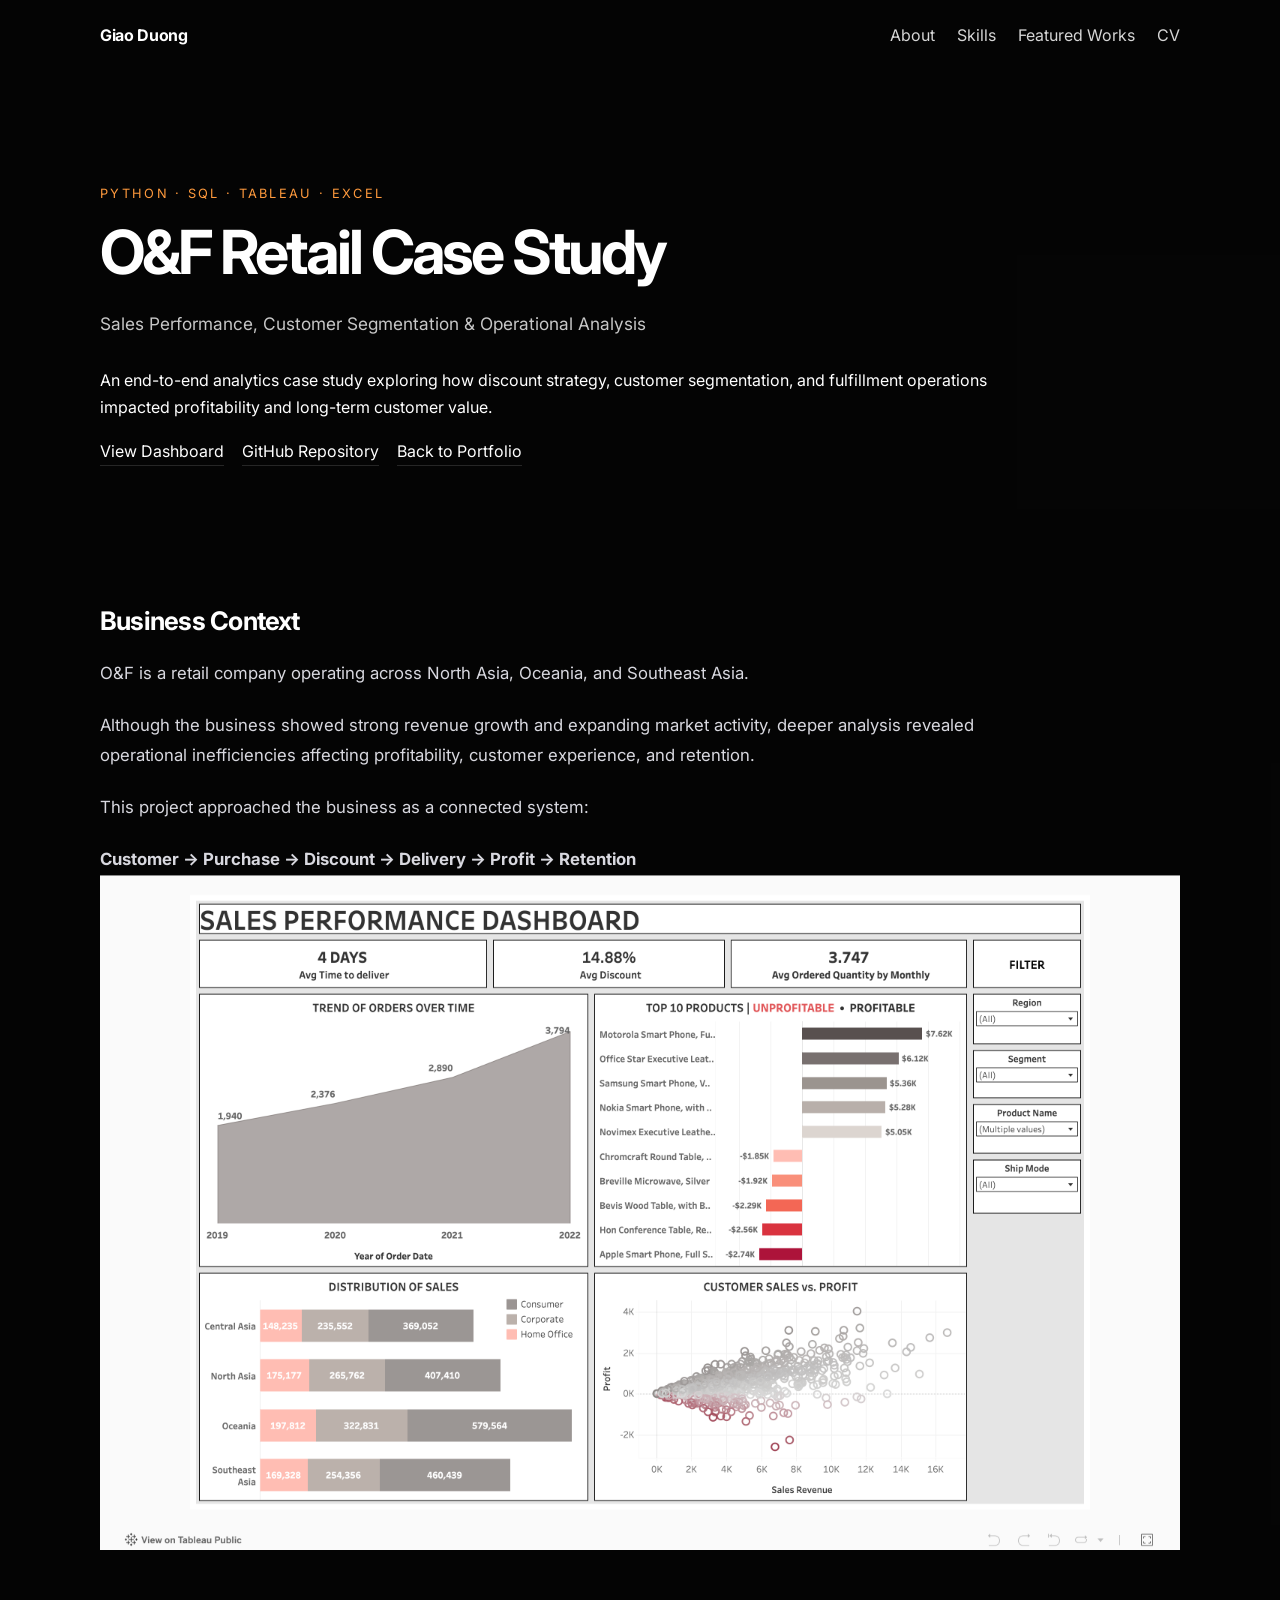
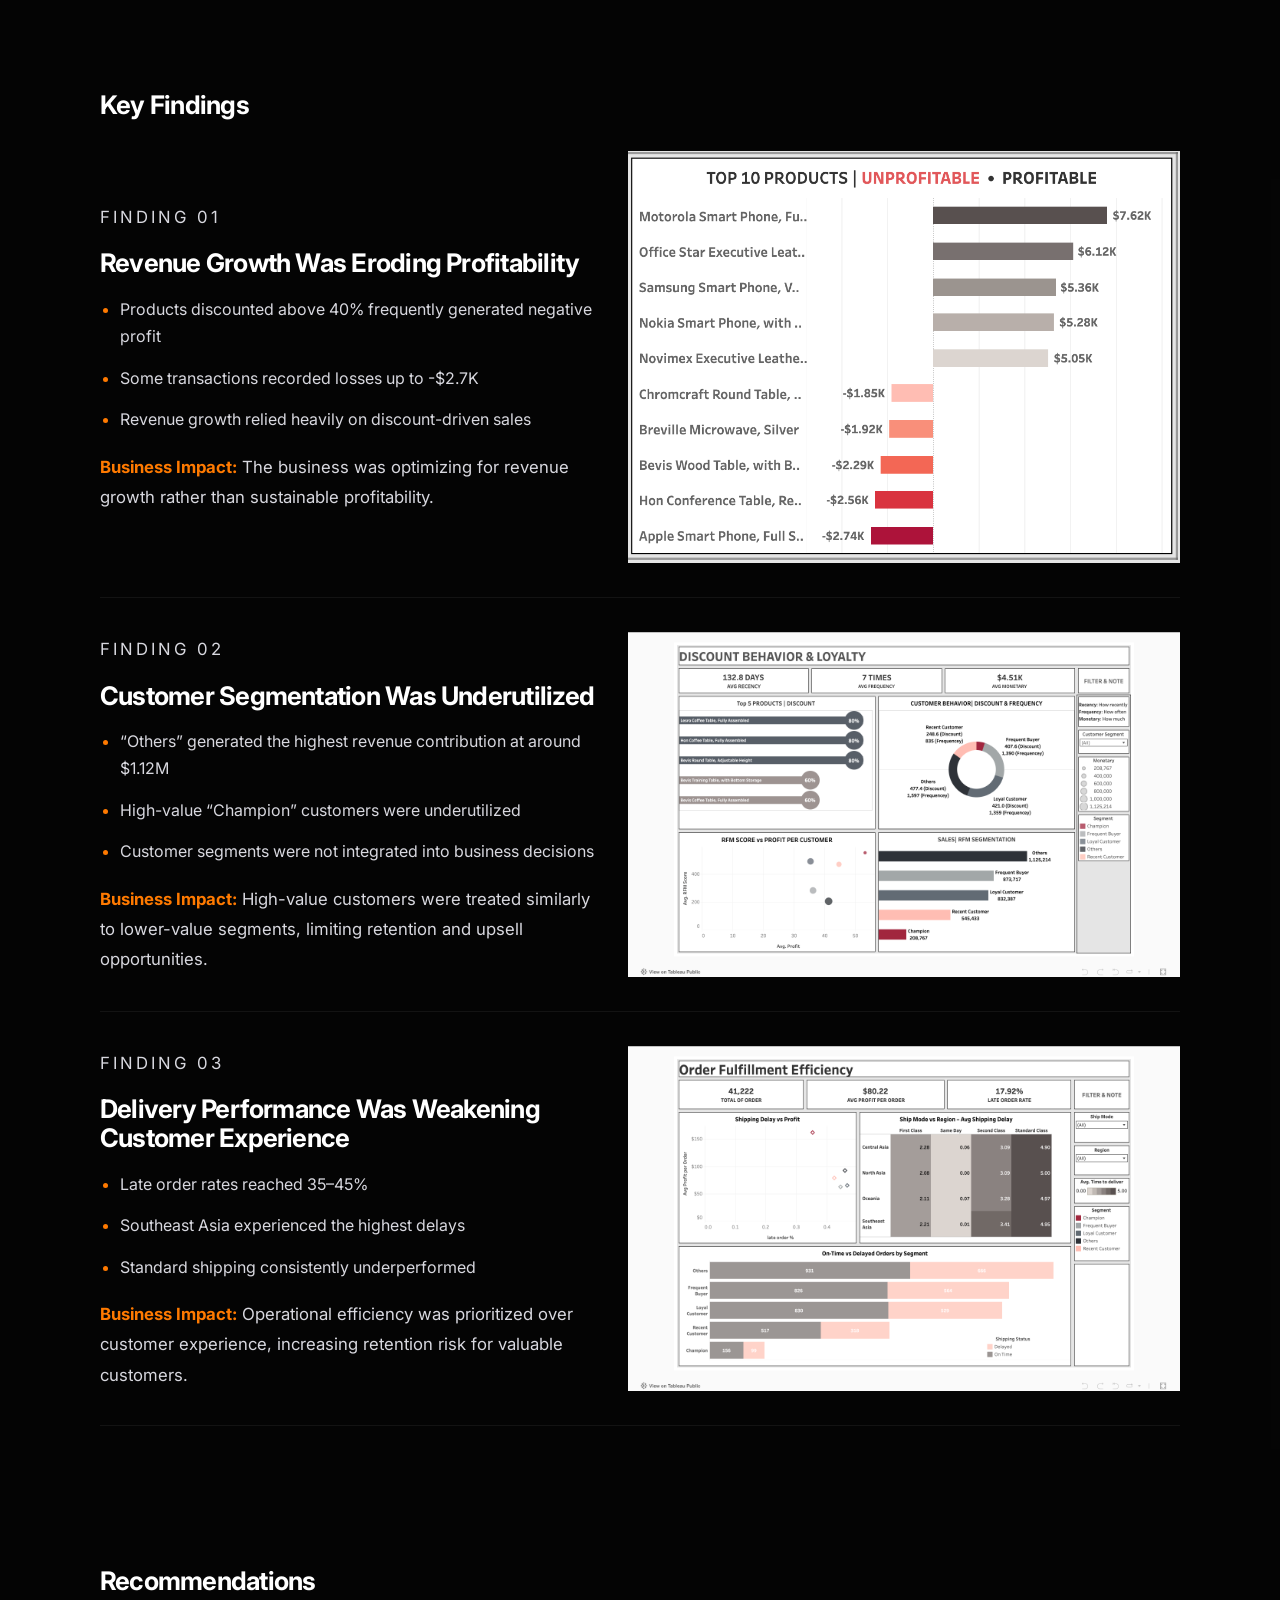
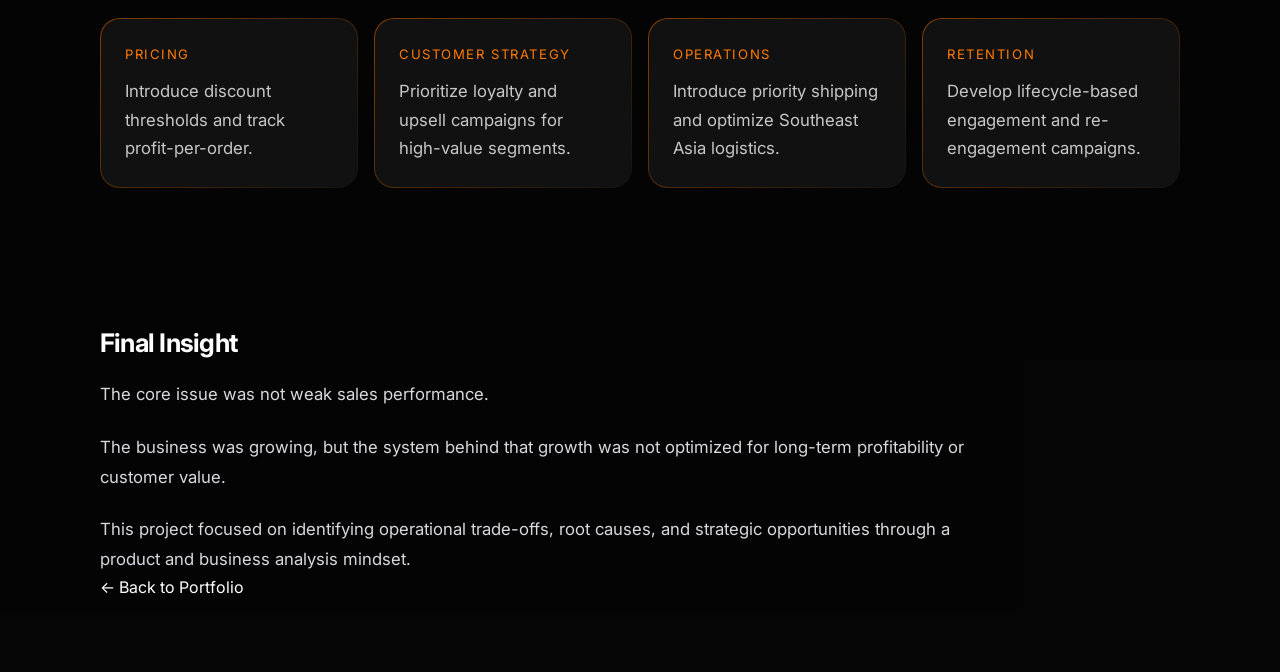
<file: projects/retail-sales.html>
<!DOCTYPE html>
<html lang="en">
<head>
  <meta charset="UTF-8" />
  <meta name="viewport" content="width=device-width, initial-scale=1.0" />

  <title>O&F Retail Case Study | Giao Duong</title>

  <link rel="preconnect" href="https://fonts.googleapis.com" />
  <link rel="preconnect" href="https://fonts.gstatic.com" crossorigin />
  <link
    href="https://fonts.googleapis.com/css2?family=Inter:wght@300;400;500;600;700;800&display=swap"
    rel="stylesheet"
  />

  <link rel="stylesheet" href="../style.css" />
</head>

<body>
  <header class="site-header">
    <div class="container nav">
      <a href="../index.html" class="brand">Giao Duong</a>

      <nav class="menu">
        <a href="../index.html#about">About</a>
        <a href="../index.html#skills">Skills</a>
        <a href="../index.html#projects">Featured Works</a>
        <a href="../index.html#cv">CV</a>
      </nav>
    </div>
  </header>

  <main>
    <!-- HERO -->
    <section class="case-hero">
      <div class="container">
        <p class="eyebrow">PYTHON · SQL · TABLEAU · EXCEL</p>

        <h1 class="case-title">
          O&F Retail Case Study
        </h1>

        <p class="case-lead">
          Sales Performance, Customer Segmentation & Operational Analysis
        </p>

        <div class="case-text">
          <p>
            An end-to-end analytics case study exploring how discount strategy,
            customer segmentation, and fulfillment operations impacted profitability
            and long-term customer value.
          </p>
        </div>

        <div class="project-links">
          <a href="https://public.tableau.com/app/profile/nguyen.quynh.giao.duong/viz/OFRetailPerformanceCustomerInsights/Story1#1">View Dashboard</a>
          <a href="#">GitHub Repository</a>
          <a href="../index.html#projects">Back to Portfolio</a>
        </div>
      </div>
    </section>

    <!-- BUSINESS CONTEXT -->
    <section class="case-section">
      <div class="container">
        <h2>Business Context</h2>

        <div class="case-text">
          <p>
            O&F is a retail company operating across North Asia, Oceania,
            and Southeast Asia.
          </p>

          <p>
            Although the business showed strong revenue growth and expanding
            market activity, deeper analysis revealed operational inefficiencies
            affecting profitability, customer experience, and retention.
          </p>

          <p>
            This project approached the business as a connected system:
          </p>

          <p>
            <strong>Customer → Purchase → Discount → Delivery → Profit → Retention</strong>
          </p>
        </div>

        <div class="case-image-block">
          <img
            src="../img/of-dashboard-overview.jpg"
            alt="O&F Retail dashboard overview"
          />
        </div>
      </div>
    </section>

    <!-- KEY FINDINGS -->
    <section class="case-section">
      <div class="container">
        <h2>Key Findings</h2>

        <!-- FINDING 1 -->
        <article class="finding-block">
          <div class="finding-content">
            <p class="eyebrow">Finding 01</p>
            <h3>Revenue Growth Was Eroding Profitability</h3>

            <ul class="case-list">
              <li>Products discounted above 40% frequently generated negative profit</li>
              <li>Some transactions recorded losses up to -$2.7K</li>
              <li>Revenue growth relied heavily on discount-driven sales</li>
            </ul>

            <p class="business-impact">
              <strong>Business Impact:</strong>
              The business was optimizing for revenue growth rather than
              sustainable profitability.
            </p>
          </div>

          <div class="case-image-block finding-image">
            <img
              src="../img/of-discount-profit.jpg"
              alt="Discount and profit analysis chart"
            />
          </div>
        </article>

        <!-- FINDING 2 -->
        <article class="finding-block">
          <div class="finding-content">
            <p class="eyebrow">Finding 02</p>
            <h3>Customer Segmentation Was Underutilized</h3>

            <ul class="case-list">
              <li>“Others” generated the highest revenue contribution at around $1.12M</li>
              <li>High-value “Champion” customers were underutilized</li>
              <li>Customer segments were not integrated into business decisions</li>
            </ul>

            <p class="business-impact">
              <strong>Business Impact:</strong>
              High-value customers were treated similarly to lower-value segments,
              limiting retention and upsell opportunities.
            </p>
          </div>

          <div class="case-image-block finding-image">
            <img
              src="../img/of-rfm-dashboard.jpg"
              alt="RFM customer segmentation dashboard"
            />
          </div>
        </article>

        <!-- FINDING 3 -->
        <article class="finding-block">
          <div class="finding-content">
            <p class="eyebrow">Finding 03</p>
            <h3>Delivery Performance Was Weakening Customer Experience</h3>

            <ul class="case-list">
              <li>Late order rates reached 35–45%</li>
              <li>Southeast Asia experienced the highest delays</li>
              <li>Standard shipping consistently underperformed</li>
            </ul>

            <p class="business-impact">
              <strong>Business Impact:</strong>
              Operational efficiency was prioritized over customer experience,
              increasing retention risk for valuable customers.
            </p>
          </div>

          <div class="case-image-block finding-image">
            <img
              src="../img/of-fulfillment-dashboard.jpg"
              alt="Fulfillment and delivery performance dashboard"
            />
          </div>
        </article>
      </div>
    </section>

    <!-- RECOMMENDATIONS -->
    <section class="case-section">
      <div class="container">
        <h2>Recommendations</h2>

        <div class="recommendation-grid">
          <div class="recommendation-card">
            <span>Pricing</span>
            <p>
              Introduce discount thresholds and track profit-per-order.
            </p>
          </div>

          <div class="recommendation-card">
            <span>Customer Strategy</span>
            <p>
              Prioritize loyalty and upsell campaigns for high-value segments.
            </p>
          </div>

          <div class="recommendation-card">
            <span>Operations</span>
            <p>
              Introduce priority shipping and optimize Southeast Asia logistics.
            </p>
          </div>

          <div class="recommendation-card">
            <span>Retention</span>
            <p>
              Develop lifecycle-based engagement and re-engagement campaigns.
            </p>
          </div>
        </div>
      </div>
    </section>

    <!-- FINAL INSIGHT -->
    <section class="case-section">
      <div class="container">
        <h2>Final Insight</h2>

        <div class="case-text">
          <p>
            The core issue was not weak sales performance.
          </p>

          <p>
            The business was growing, but the system behind that growth was not
            optimized for long-term profitability or customer value.
          </p>

          <p>
            This project focused on identifying operational trade-offs, root causes,
            and strategic opportunities through a product and business analysis mindset.
          </p>
        </div>

        <div class="back-link">
          <a href="../index.html#projects">← Back to Portfolio</a>
        </div>
      </div>
    </section>
  </main>
</body>
</html>
</file>
<file: style.css>
:root {
--bg: #050505;
--bg-soft: #0d0d0d;
--card: #101010;
--line: #262626;
--line-soft: #1b1b1b;
--text: #ffffff;
--muted: #c7c7c7;
--muted-2: #ff9a3d;
--accent: #ff7a00;
--accent-dark: #e56700;
--max-width: 1080px;
--radius: 14px;
}

* {
margin: 0;
padding: 0;
box-sizing: border-box; 
}

html {
scroll-behavior: smooth;
}

body {
font-family: "Inter", sans-serif;
background: var(--bg);
color: var(--text);
line-height: 1.72;
}

img {
display: block;
max-width: 100%;
}

a {
text-decoration: none;
color: inherit;
}

.container {
width: min(100% - 32px, var(--max-width));
margin: 0 auto;
}

.site-header {
position: sticky;
top: 0;
z-index: 50;
background: rgba(5, 5, 5, 0.92);
border-bottom: 1px solid transparent;
backdrop-filter: blur(8px);
transition: 0.25s ease;
}

.site-header.scrolled {
border-bottom-color: var(--line);
}

.nav {
min-height: 72px;
display: flex;
align-items: center;
justify-content: space-between;
gap: 20px;
}

.brand {
font-weight: 700;
letter-spacing: -0.02em;
}

.menu {
display: flex;
gap: 22px;
}

.menu a {
color: #d6d6d6;
}

.menu a.active,
.menu a:hover {
color: var(--accent);
}
.social-links a,
.project-links a,
.cv-contact a {
color: var(--accent);
}
.social-links a:hover,
.project-links a:hover,
.cv-contact a:hover {
color: #ffffff;
}

.section-title,
.section-mini-title,
.page-title,
.story-item h3,
.project-card h3,
.project-list-item h3,
.paper-item h3,
.publication-item h3,
.blog-item h3,
.cv-name,
.cv-block h3 {
color: #ffffff;
}

.story-item p,
.project-card p,
.project-list-item p,
.paper-item p,
.publication-item p,
.blog-item p,
.cv-main p,
.cv-block p,
.about-content p {
color: var(--muted);
}

.project-type,
.paper-org,
.story-meta,
.project-subtitle,
.paper-subtitle,
.blog-date,
.last-edited,
.stack-code {
color: var(--muted-2);
}

.filter-chip.active {
background: var(--accent);
border-color: var(--accent);
color: #ffffff;
}

.menu-toggle {
display: none;
width: 42px;
height: 42px;
border: 1px solid var(--line);
background: transparent;
border-radius: 12px;
cursor: pointer;
align-items: center;
justify-content: center;
flex-direction: column;
gap: 5px;
}

.menu-toggle span {
width: 18px;
height: 2px;
border-radius: 999px;
background: var(--text);
}

.section {
padding: 72px 0;
}

.hero {
padding-top: 80px;
}

.hero-grid {
display: grid;
grid-template-columns: 1.2fr 0.8fr;
gap: 40px;
align-items: start;
}

.eyebrow {
color: var(--muted-2);
text-transform: uppercase;
font-size: 0.8rem;
letter-spacing: 0.18em;
margin-bottom: 16px;
}

.hero h1 {
font-size: clamp(2rem, 5vw, 3.8rem);
line-height: 1.08;
letter-spacing: -0.04em;
font-weight: 800;
max-width: 780px;
margin-bottom: 20px;
}

.lead {
max-width: 760px;
color: var(--muted);
font-size: 1.04rem;
margin-bottom: 24px;
}

.socials {
display: flex;
flex-wrap: wrap;
gap: 12px;
}

.socials a {
color: var(--muted);
border-bottom: 1px solid transparent;
transition: 0.25s ease;
}

.socials a:hover {
color: var(--text);
border-color: var(--text);
}

.hero-side {
display: grid;
gap: 16px;
}

.portrait-card,
.secondary-card,
.story-item,
.project-card,
.project-list-item,
.paper-item,
.publication-item,
.blog-item,
.cv-main,
.cv-details {
background: rgba(16, 16, 16, 0.92);
border: 1px solid var(--line);
border-radius: var(--radius);
}

.portrait-card {
overflow: hidden;
}

.portrait-card img {
width: 100%;
aspect-ratio: 4 / 5;
object-fit: cover;
}

.mini-note {
padding: 18px;
border: 1px solid var(--line);
border-radius: var(--radius);
background: #101010;
color: var(--muted);
}

.section-head {
margin-bottom: 24px;
}

.section-head h2 {
font-size: clamp(1.3rem, 2vw, 1.9rem);
line-height: 1.1;
letter-spacing: -0.03em;
font-weight: 700;
}

.content-grid.two-col {
display: grid;
grid-template-columns: 1.15fr 0.85fr;
gap: 20px;
}

.text-card {
padding: 24px;
}

.text-card h3 {
margin-bottom: 12px;
font-size: 1.05rem;
}

.text-card p + p {
margin-top: 14px;
}

.clean-list {
list-style: none;
display: grid;
gap: 10px;
color: var(--muted);
margin-top: 10px;
}

.clean-list li {
position: relative;
padding-left: 16px;
}

.clean-list li::before {
content: "–";
position: absolute;
left: 0;
color: var(--muted-2);
}

.timeline {
display: grid;
gap: 16px;
}

.timeline-item {
padding: 22px;
}

.timeline-item time,
.blog-item time {
display: block;
color: var(--muted-2);
font-size: 0.92rem;
margin-bottom: 8px;
}

.timeline-item h3,
.project-card h3,
.stack-item h3,
.blog-item h3 {
font-size: 1.15rem;
margin-bottom: 8px;
letter-spacing: -0.02em;
}

.timeline-item p,
.project-card p,
.stack-item p,
.blog-item p,
.cv-box p {
color: var(--muted);
}

.tag,
.project-meta {
display: inline-block;
color: var(--muted-2);
font-size: 0.8rem;
text-transform: uppercase;
letter-spacing: 0.12em;
margin-bottom: 10px;
}

.projects-grid {
display: grid;
grid-template-columns: repeat(2, 1fr);
gap: 18px;
}

.project-card {
padding: 22px;
}

.project-links {
display: flex;
gap: 18px;
margin-top: 16px;
}

.project-links a {
color: var(--text);
border-bottom: 1px solid var(--line);
}

.stack-list,
.blog-list {
display: grid;
gap: 16px;
}

.stack-item {
display: grid;
grid-template-columns: 72px 1fr;
gap: 18px;
padding: 22px;
align-items: start;
}

.stack-code {
color: var(--muted-2);
font-weight: 700;
font-size: 0.95rem;
letter-spacing: 0.08em;
}

.blog-item {
padding: 22px;
}

.cv-box {
padding: 26px;
display: flex;
align-items: center;
justify-content: space-between;
gap: 18px;
}

.cv-actions {
display: flex;
flex-wrap: wrap;
gap: 12px;
}

.btn {
display: inline-flex;
align-items: center;
justify-content: center;
min-height: 46px;
padding: 0 18px;
border-radius: 999px;
background: var(--accent);
color:#ffffff;
font-weight: 700;
}
.btn:hover {
background: var(--accent-dark);
}

.btn-outline {
background: transparent;
color: #ffffff;
border: 1px solid var(--line);
}

.to-top {
position: fixed;
right: 18px;
bottom: 18px;
width: 42px;
height: 42px;
border-radius: 999px;
border: 1px solid var(--line);
background: rgba(16, 16, 16, 0.95);
color: var(--accent);
cursor: pointer;
opacity: 0;
pointer-events: none;
transform: translateY(10px);
transition: 0.25s ease;
}

.to-top.show {
opacity: 1;
pointer-events: auto;
transform: translateY(0);
}

.reveal {
opacity: 0;
transform: translateY(18px);
transition: opacity 0.7s ease, transform 0.7s ease;
}

.reveal.visible {
opacity: 1;
transform: translateY(0);
}

.delay-1 { transition-delay: 0.08s; }
.delay-2 { transition-delay: 0.16s; }

@media (max-width: 900px) {
.hero-grid,
.content-grid.two-col,
.projects-grid,
.cv-box,
.stack-item {
grid-template-columns: 1fr;
}

.cv-box {
align-items: flex-start;
}
}

@media (max-width: 760px) {
.menu-toggle {
display: inline-flex;
}

.menu {
display: none;
position: absolute;
top: calc(100% + 8px);
right: 16px;
left: 16px;
padding: 16px;
background: #111111;
border: 1px solid var(--line);
border-radius: 16px;
flex-direction: column;
gap: 12px;
}

.menu.open {
display: flex;
}

.section {
padding: 56px 0;
}

.hero {
padding-top: 56px;
}

.text-card,
.timeline-item,
.project-card,
.stack-item,
.blog-item,
.cv-box {
padding: 18px;
}
}
.status-badge {
display: inline-flex;
align-items: center;
gap: 10px;
padding: 10px 18px;
border-radius: 999px;
background: rgba(255, 255, 255, 0.05);
border: 1px solid #2a2a2a;
color: #d1d5db;
font-family: "Inter", sans-serif;
font-size: 0.95rem;
font-weight: 500;
backdrop-filter: blur(10px);
box-shadow: inset 0 0 0 1px rgba(255, 255, 255, 0.02);
}

.status-dot {
width: 10px;
height: 10px;
background-color: #22c55e;
border-radius: 50%;
box-shadow: 0 0 8px rgba(34, 197, 94, 0.7);
}
/* Section cards - orange border style */
.section:not(.hero) > .container {
position: relative;
padding: 42px;
border-radius: 28px;

background: rgba(16, 16, 16, 0.92);
backdrop-filter: blur(14px);

border: 1px solid rgba(16, 16, 16, 0.92);

box-shadow:
0 20px 60px rgba(0, 0, 0, 0.5),
inset 0 1px 0 rgba(255, 255, 255, 0.04);
}

/* Glow cam nhẹ phía sau */
.section:not(.hero) > .container::before {
content: "";
position: absolute;
inset: -1px;
border-radius: 28px;

background: linear-gradient(
135deg,
rgba(255, 122, 0, 0.25),
transparent 40%
);

filter: blur(40px);
opacity: 0.4;
z-index: -1;
}
.section:not(.hero) > .container {
border: 1px solid transparent;

background:
linear-gradient(#0c0c0c, #0c0c0c) padding-box,
linear-gradient(
135deg,
rgba(255,122,0,0.6),
rgba(255,255,255,0.08)
) border-box;
}
.section:not(.hero) > .container {
transition: all 0.3s ease;
}

.section:not(.hero) > .container:hover {
border-color: rgba(255, 122, 0, 0.5);
transform: translateY(-2px);
}
/* About layout */
.about-grid {
display: grid;
grid-template-columns: 1.2fr 0.8fr;
gap: 32px;
align-items: center;
}

/* Text */
.about-text p {
margin-bottom: 16px;
color: var(--muted);
line-height: 1.7;
}

/* Image */
.about-image {
position: relative;
border-radius: 20px;
overflow: hidden;

border: 1px solid rgba(255, 122, 0, 0.3);

background: rgba(16,16,16,0.8);
}

/* Image size */
.about-image img {
width: 100%;
height: 100%;
object-fit: cover;
aspect-ratio: 4 / 5;
display: block;
}

/* Glow nhẹ giống style bạn đang dùng */
.about-image::before {
content: "";
position: absolute;
inset: -1px;
border-radius: 20px;

background: linear-gradient(
135deg,
rgba(255,122,0,0.25),
transparent 50%
);

filter: blur(30px);
opacity: 0.4;
z-index: -1;
}

/* Hover nhẹ */
.about-image img {
transition: transform 0.4s ease;
}

.about-image:hover img {
transform: scale(1.05);
}
@media (max-width: 900px) {
.about-grid {
grid-template-columns: 1fr;
}

.about-image {
order: -1; 
}
}
.about-grid {
grid-template-columns: 1.4fr 0.6fr;
}
.about-image {
border-radius: 28px;
}

.tech-stack {
display: grid;
gap: 0;
border-top: 1px solid var(--line);
}

.tech-row {
display: grid;
grid-template-columns: 230px 1fr;
gap: 28px;
padding: 24px 0;
border-bottom: 1px solid var(--line);
align-items: start;
}

.tech-title {
color: var(--accent);
font-size: 0.86rem;
font-weight: 700;
letter-spacing: 0.14em;
text-transform: uppercase;
}

.tech-tags {
display: flex;
flex-wrap: wrap;
gap: 10px;
}

.tech-tags span {
display: inline-flex;
align-items: center;
min-height: 34px;
padding: 7px 13px;
border-radius: 999px;
background: rgba(255, 122, 0, 0.08);
border: 1px solid rgba(255, 122, 0, 0.22);
color: var(--muted);
font-size: 0.94rem;
line-height: 1;
}

.tech-tags span:hover {
color: #ffffff;
border-color: rgba(255, 122, 0, 0.45);
background: rgba(255, 122, 0, 0.14);
}

@media (max-width: 760px) {
.tech-row {
grid-template-columns: 1fr;
gap: 12px;
}
}
.experience-list {
border-top: 1px solid var(--line);
}

.experience-item {
display: grid;
grid-template-columns: 220px 1fr;
gap: 40px;
padding: 32px 0;
border-bottom: 1px solid var(--line);
}

.experience-time {
color: var(--accent);
font-size: 0.95rem;
font-weight: 600;
}

.experience-type {
color: var(--muted-2);
text-transform: uppercase;
letter-spacing: 0.14em;
font-size: 0.78rem;
font-weight: 700;
margin-bottom: 8px;
}

.experience-content h3 {
color: #ffffff;
font-size: 1.2rem;
margin-bottom: 4px;
}

.experience-role {
color: var(--muted);
font-weight: 600;
margin-bottom: 10px;
}

.experience-content p:last-child {
color: var(--muted);
max-width: 820px;
line-height: 1.7;
}

@media (max-width: 760px) {
.experience-item {
grid-template-columns: 1fr;
gap: 10px;
padding: 26px 0;
}
}
/* Case Study Pages */
.case-hero {
padding: 110px 0 70px;
  background: #rgba(5, 5, 5, 0.92);
  background: rgba(5, 5, 5, 0.92);
}

.case-title {
max-width: 1000px;
font-size: clamp(2rem, 5vw, 3.8rem);
line-height: 1.05;
letter-spacing: -0.05em;
margin-bottom: 24px;
color: #ffffff;
}

.case-lead {
max-width: 900px;
color: var(--muted);
font-size: 1.08rem;
margin-bottom: 28px;
}

.case-section {
padding: 70px 0;
  background: #rgba(5, 5, 5, 0.92);
  background: rgba(5, 5, 5, 0.92);
}

.case-section .container {
max-width: 1100px;
}

.case-section h2 {
font-size: clamp(1.35rem, 2vw, 1.9rem);
margin-bottom: 22px;
color: #ffffff;
line-height: 1.15;
letter-spacing: -0.03em;
font-weight: 700;
}

.case-section p {
color: #d8d8df;
font-size: 1.05rem;
max-width: 1100px;
line-height: 1.8;
}

.case-grid {
display: grid;
grid-template-columns: repeat(3, 1fr);
gap: 18px;
}

.case-card {
padding: 24px;
border-radius: 18px;
background: rgba(255, 255, 255, 0.045);
border: 1px solid rgba(255, 255, 255, 0.12);
}

.case-card h3 {
margin-bottom: 10px;
color: #ffffff;
}

.case-list {
display: grid;
gap: 14px;
color: #d8d8df;
padding-left: 20px;
}

.case-list li::marker {
color: var(--accent);
}

@media (max-width: 900px) {
.case-grid {
grid-template-columns: 1fr;
}
}

.case-hero-image img {
width: 100%;
height: 500px;
object-fit: cover;
opacity: 0.92;
}

.info-grid,
.pain-grid {
display: grid;
grid-template-columns: repeat(4, 1fr);
gap: 18px;
}

.info-card,
.pain-card {
padding: 24px;
border-radius: 20px;

background:
linear-gradient(#111111, #111111) padding-box,
linear-gradient(
135deg,
rgba(255,122,0,0.55),
rgba(255,255,255,0.06)
) border-box;

border: 1px solid transparent;
}

.info-card span {
display: block;
color: var(--accent);
margin-bottom: 10px;
font-size: 0.85rem;
text-transform: uppercase;
letter-spacing: 0.12em;
}

.pain-icon {
font-size: 2rem;
margin-bottom: 14px;
}

.case-text {
max-width: 900px;
display: grid;
gap: 22px;
}

.table-wrapper {
overflow-x: auto;
}

.case-table {
width: 100%;
border-collapse: collapse;
}

.case-table th,
.case-table td {
padding: 18px;
border: 1px solid rgba(255,255,255,0.08);
text-align: left;
}

.case-table th {
color: #ffffff;
background: rgba(255,122,0,0.08);
}

.case-table td {
color: #d8d8df;
}

@media (max-width: 900px) {
.info-grid,
.pain-grid {
grid-template-columns: 1fr;
}

.case-hero-image img {
height: 300px;
}
}
/* BPMN Collapsible */
.bpmn-dropdown {
margin-top: 36px;
border-radius: 22px;
overflow: hidden;

background:
linear-gradient(#111111, #111111) padding-box,
linear-gradient(
135deg,
rgba(255,122,0,0.5),
rgba(255,255,255,0.06)
) border-box;

border: 1px solid transparent;
}

/* Header */
.bpmn-dropdown summary {
list-style: none;
cursor: pointer;

display: flex;
align-items: center;
justify-content: space-between;

gap: 16px;

padding: 22px 26px;

color: #ffffff;
font-weight: 600;
font-size: 1rem;

transition: 0.3s ease;
}

/* Remove default arrow */
.bpmn-dropdown summary::-webkit-details-marker {
display: none;
}

/* Hover */
.bpmn-dropdown summary:hover {
background: rgba(255,122,0,0.05);
}

/* Small text */
.bpmn-dropdown summary span {
color: var(--muted);
font-size: 0.9rem;
font-weight: 400;
}

/* Open state */
.bpmn-dropdown[open] summary {
border-bottom: 1px solid rgba(255,255,255,0.06);
}

/* Content */
.bpmn-content {
padding: 26px;
}

/* Description */
.bpmn-note {
color: var(--muted);
margin-bottom: 22px;
line-height: 1.7;
}

/* Smooth image */
.bpmn-content img {
border-radius: 20px;
}


.figma-main-dropdown {
margin-top: 36px;
border-radius: 22px;
overflow: hidden;

background:
linear-gradient(#111111, #111111) padding-box,
linear-gradient(
135deg,
rgba(255,122,0,0.5),
rgba(255,255,255,0.06)
) border-box;

border: 1px solid transparent;
}

/* Header */
.figma-main-dropdown summary {
list-style: none;
cursor: pointer;

display: flex;
align-items: center;
justify-content: space-between;

gap: 16px;

padding: 22px 26px;

color: #ffffff;
font-weight: 600;
font-size: 1rem;

transition: 0.3s ease;
}

/* Remove default arrow */
.figma-main-dropdown:-webkit-details-marker {
display: none;
}

/* Hover */
.figma-main-dropdown:hover {
background: rgba(255,122,0,0.05);
}

/* Small text */
.figma-main-dropdown summary span {
color: var(--muted);
font-size: 0.9rem;
font-weight: 400;
}

/* Open state */
.figma-main-dropdown[open] summary {
border-bottom: 1px solid rgba(255,255,255,0.06);
}
/* O&F Retail Case Study */
.finding-block {
  display: grid;
  grid-template-columns: 0.95fr 1.05fr;
  gap: 28px;
  align-items: center;
  padding: 34px 0;
  border-bottom: 1px solid rgba(255,255,255,0.06);
}

.finding-block:first-of-type {
  padding-top: 10px;
}

.finding-content h3 {
  color: #ffffff;
  font-size: clamp(1.35rem, 2vw, 1.9rem);
  line-height: 1.15;
  letter-spacing: -0.03em;
  margin-bottom: 18px;
}

.business-impact {
  margin-top: 18px;
  color: var(--muted);
}

.business-impact strong {
  color: var(--accent);
}

.finding-image {
  margin-top: 0;
}

.recommendation-grid {
  display: grid;
  grid-template-columns: repeat(4, 1fr);
  gap: 16px;
}

.recommendation-card {
  padding: 24px;
  border-radius: 20px;
  background:
    linear-gradient(#111111, #111111) padding-box,
    linear-gradient(
      135deg,
      rgba(255,122,0,0.5),
      rgba(255,255,255,0.06)
    ) border-box;
  border: 1px solid transparent;
}

.recommendation-card span {
  display: block;
  color: var(--accent);
  font-size: 0.82rem;
  text-transform: uppercase;
  letter-spacing: 0.12em;
  margin-bottom: 12px;
}

.recommendation-card p {
  color: var(--muted);
  line-height: 1.7;
}

@media (max-width: 900px) {
  .finding-block,
  .recommendation-grid {
    grid-template-columns: 1fr;
  }
}
/* =========================
  Mobile Responsive Fix
========================= */

@media (max-width: 900px) {
.container {
width: min(100% - 28px, var(--max-width));
}

.hero-grid,
.about-grid,
.projects-grid,
.case-grid {
grid-template-columns: 1fr;
}

.hero-side {
order: -1;
}

.section-card {
padding: 28px;
}

.portrait-card {
max-width: 360px;
margin: 0 auto;
}
}

@media (max-width: 760px) {
body {
line-height: 1.6;
}

.nav {
min-height: 64px;
}

.brand {
font-size: 0.95rem;
}

.menu-toggle {
display: inline-flex;
}

.menu {
display: none;
position: absolute;
top: calc(100% + 8px);
right: 14px;
left: 14px;
padding: 16px;
background: #111111;
border: 1px solid var(--line);
border-radius: 16px;
flex-direction: column;
gap: 12px;
z-index: 100;
}

.menu.open {
display: flex;
}

.section {
padding: 42px 0;
}

.hero {
padding-top: 42px;
}

.hero h1 {
font-size: clamp(2rem, 5vw, 3.8rem);
line-height: 1.02;
letter-spacing: -0.05em;
}

.lead {
font-size: 0.98rem;
}

.section-head h2,
.section-title {
font-size: 2rem;
}

.section-card,
.text-card,
.timeline-item,
.project-card,
.stack-item,
.blog-item,
.cv-box {
padding: 22px;
border-radius: 20px;
}

.about-grid {
grid-template-columns: 1fr;
gap: 22px;
}

.about-image {
order: -1;
}

.experience-item,
.tech-row,
.stack-item {
grid-template-columns: 1fr;
gap: 12px;
}

.projects-grid {
grid-template-columns: 1fr;
}

.cv-box {
flex-direction: column;
align-items: flex-start;
}

.project-links,
.socials,
.cv-actions {
flex-wrap: wrap;
}

.status-badge {
width: fit-content;
font-size: 0.85rem;
padding: 8px 14px;
}
}

@media (max-width: 480px) {
.container {
width: min(100% - 22px, var(--max-width));
}

.hero h1 {
font-size: 2.55rem;
}

.section-card {
padding: 18px;
}

.project-card,
.timeline-item,
.stack-item,
.cv-box {
padding: 18px;
}

.tech-tags {
gap: 8px;
}

.tech-tags span,
.tech-tags a {
font-size: 0.84rem;
padding: 7px 11px;
}

.to-top {
right: 14px;
bottom: 14px;
}
}
</file>
